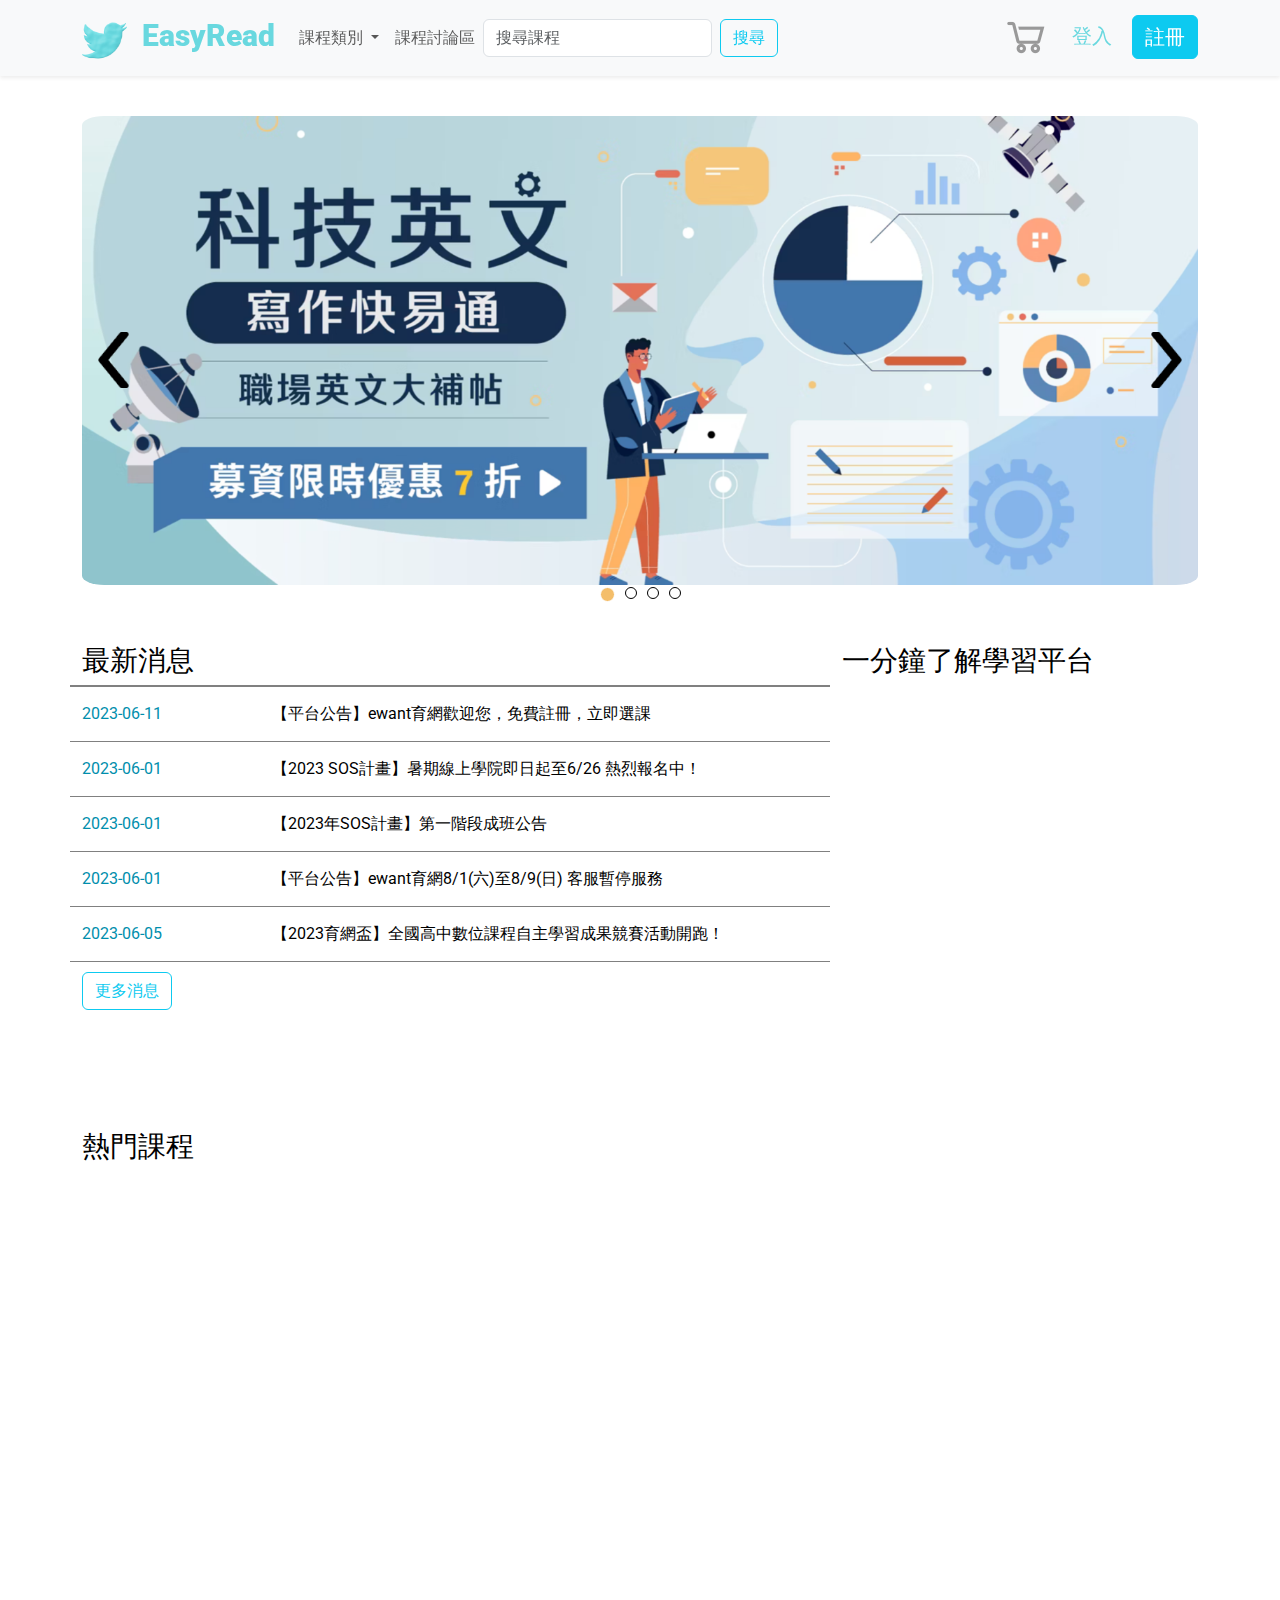
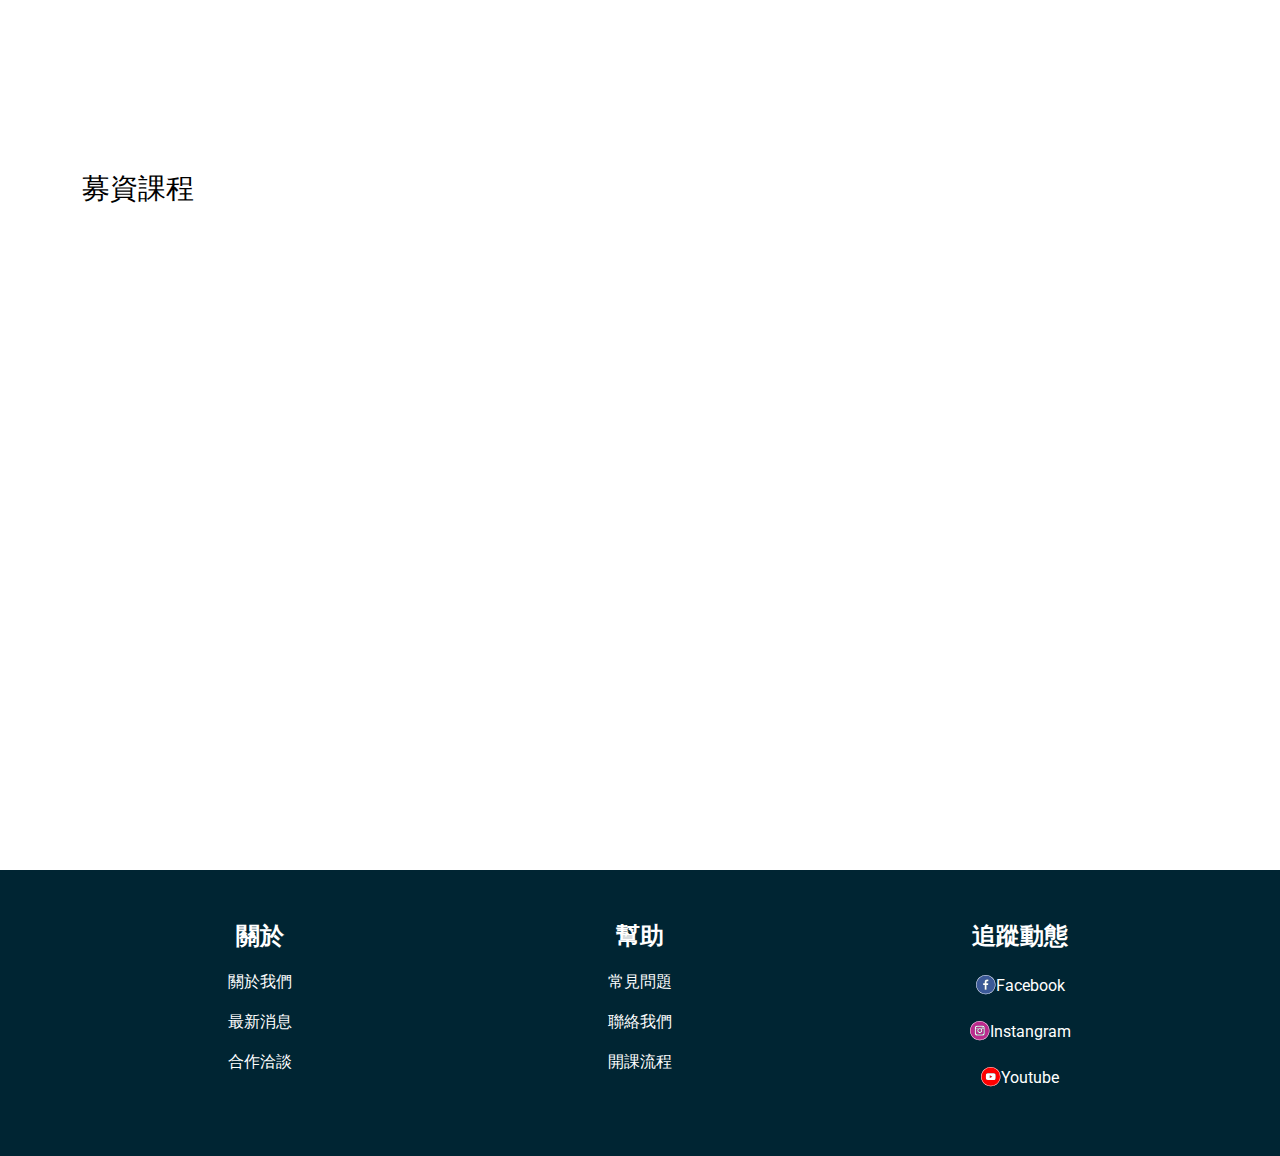
<file: index.html>
<!DOnewsYPE html>
<html lang="en">
    <head>
        <meta charset="UTF-8" />
        <meta http-equiv="X-UA-Compatible" content="IE=edge" />
        <meta name="viewport" content="width=device-width, initial-scale=1.0" />
        <title>好讀學習平台</title>
        <script src="js/jquery-3.3.1.min.js"></script>
        <link
            href="source/cdn.jsdelivr.net_npm_bootstrap@5.3.0_dist_css_bootstrap.min.css"
            rel="stylesheet"
        />
        <link rel="preconnenews" href="https://fonts.googleapis.com" />
        <link rel="preconnenews" href="https://fonts.gstatic.com" crossorigin />
        <link
            href="https://fonts.googleapis.com/css2?family=Roboto&display=swap"
            rel="stylesheet"
        />
        <link href="source/unpkg.com_aos@2.3.1_dist_aos.css" rel="stylesheet" />
        <script src="source/unpkg.com_aos@2.3.1_dist_aos.js"></script>
        <link rel="stylesheet" href="style/body.css" />
    </head>

    <body>
        <!-- nav start -->
        <div id="nav" class="nav"></div>
        <!-- nav stop -->

        <main>
            <!-- 輪播圖start -->
            <div class="carousel"></div>
            <!-- 輪播圖stop -->

            <!-- 最新消息start -->

            <div class="container">
                <div class="row">
                    <div class="col-12 col-sm-12 col-lg-8">
                        <div class="row news-1">
                            <h3 style="font-weight: 545">最新消息</h3>
                        </div>
                        <div class="row news">
                            <div class="col-3"><span>2023-06-11</span></div>
                            <div class="col-9">
                                <a href="./news_content/news_content01.php"
                                    >【平台公告】ewant育網歡迎您，免費註冊，立即選課</a
                                >
                            </div>
                        </div>
                        <div class="row news">
                            <div class="col-3"><span>2023-06-01</span></div>
                            <div class="col-9">
                                <a href="./news_content/news_content02.php"
                                    >【2023 SOS計畫】暑期線上學院即日起至6/26
                                    熱烈報名中！</a
                                >
                            </div>
                        </div>
                        <div class="row news">
                            <div class="col-3"><span>2023-06-01</span></div>
                            <div class="col-9">
                                <a href="./news_content/news_content03.php"
                                    >【2023年SOS計畫】第一階段成班公告</a
                                >
                            </div>
                        </div>
                        <div class="row news">
                            <div class="col-3"><span>2023-06-01</span></div>
                            <div class="col-9">
                                <a href="./news_content/news_content04.php"
                                    >【平台公告】ewant育網8/1(六)至8/9(日)
                                    客服暫停服務</a
                                >
                            </div>
                        </div>
                        <div class="row news">
                            <div class="col-3"><span>2023-06-05</span></div>
                            <div class="col-9">
                                <a href="./news_content/news_content05.php"
                                    >【2023育網盃】全國高中數位課程自主學習成果競賽活動開跑！</a
                                >
                            </div>
                        </div>
                        <div style="margin-top: 10px">
                            <a class="btn btn-outline-info" href="news.php"
                                >更多消息</a
                            >
                        </div>
                    </div>
                    <div class="col-12 col-sm-12 col-lg-4">
                        <h3 style="font-weight: 545">一分鐘了解學習平台</h3>
                        <iframe
                            id="news"
                            src="https://www.youtube.com/embed/IdsmCOzBZAg"
                            title="YouTube video player"
                            frameborder="0"
                            allow="accelerometer; autoplay; clipboard-write; encrypted-media; gyroscope; pinewsure-in-pinewsure; web-share"
                            allowfullscreen
                        ></iframe>
                    </div>
                </div>
            </div>
            <!-- 最新消息stop -->

            <br /><br /><br /><br /><br />

            <!-- 熱門start -->
            <div class="container">
                <div class="row">
                    <h3 style="font-weight: 545">熱門課程</h3>
                </div>
                <div class="row">
                    <div
                        class="col-lg-3 col-md-6 col-sm-6 my-2"
                        data-aos="fade-down-left"
                        data-aos-duration="1000"
                        data-aos-offset="800"
                    >
                        <div class="card">
                            <div class="pic">
                                <img
                                    src="images/d00.png"
                                    class="card-img-top w-100"
                                    alt="..."
                                />
                            </div>
                            <div class="card-body">
                                <h5 class="card-title">
                                    圖解思維X時事引導：實用日文輕鬆玩！
                                </h5>
                                <p class="card-text">
                                    【真正有價值的一門線上日語課】從圖表理解架構，再以貼近生活的時事例句引導，帶入實際溝通時實用的日文表達！
                                </p>
                                <p class="price">NT$1790</p>
                                <a class="btn btn-outline-info" id="add_cart"
                                    >加入購物車</a
                                >
                            </div>
                        </div>
                    </div>

                    <div
                        class="col-lg-3 col-md-6 col-sm-6 my-2"
                        data-aos="fade-down-right"
                        data-aos-duration="500"
                        data-aos-offset="800"
                    >
                        <div class="card">
                            <div class="pic">
                                <a href="Figma.php">
                                    <img
                                        src="images/d01.png"
                                        class="card-img-top"
                                        alt="無法顯示"
                                    />
                                </a>
                            </div>
                            <div class="card-body">
                                <h5 class="card-title">
                                    <a href="Figma.php">
                                        產品設計實戰：用Figma打造絕佳UI/UX
                                    </a>
                                </h5>
                                <p class="card-text">
                                    【產品設計師必學】學習 Figma 做出體驗絕佳的
                                    UI/UX，成為軟硬實力兼具的產品設計師。
                                </p>
                                <br />
                                <p class="price">NT$2190</p>

                                <a href="#" class="btn btn-outline-info"
                                    >加入購物車</a
                                >
                            </div>
                        </div>
                    </div>

                    <div
                        class="col-lg-3 col-md-6 col-sm-6 my-2"
                        data-aos="fade-down-left"
                        data-aos-duration="500"
                        data-aos-offset="800"
                    >
                        <div class="card">
                            <div class="pic">
                                <img
                                    src="images/d02.png"
                                    class="card-img-top"
                                    alt="..."
                                />
                            </div>
                            <div class="card-body">
                                <h5 class="card-title">
                                    掌握英文8原則-自學英文的最短路徑
                                </h5>
                                <p class="card-text">
                                    【英文輕鬆學】用語言學的觀念，教你用核心詞彙搭配不同字詞構成許多單字，精準掌握母語人士使用英文的邏輯。
                                </p>
                                <p class="price">NT$790</p>

                                <a href="#" class="btn btn-outline-info"
                                    >加入購物車</a
                                >
                            </div>
                        </div>
                    </div>

                    <div
                        class="col-lg-3 col-md-6 col-sm-6 my-2"
                        data-aos="fade-down-right"
                        data-aos-duration="500"
                        data-aos-offset="800"
                    >
                        <div class="card">
                            <div class="pic">
                                <img
                                    src="images/d03.png"
                                    class="card-img-top"
                                    alt="..."
                                />
                            </div>
                            <div class="card-body">
                                <h5 class="card-title">
                                    小資族理財的第一堂入門課-李伯秘笈
                                </h5>
                                <p class="card-text">
                                    【新手理財】讓李柏鋒帶你理解投資工具與如何用有限資金，透過投資、保險等方式，累積財富！
                                </p>
                                <br />
                                <p class="price">NT$1540</p>

                                <a href="#" class="btn btn-outline-info"
                                    >加入購物車</a
                                >
                            </div>
                        </div>
                    </div>
                </div>
            </div>
            <!-- 熱門stop -->
            <br /><br /><br /><br /><br />
            <!-- 募資start -->
            <div class="container">
                <div class="row">
                    <h3 style="font-weight: 545">募資課程</h3>
                </div>
                <div class="row">
                    <div
                        class="col-lg-3 col-md-6 col-sm-6 my-2"
                        data-aos="flip-right"
                        data-aos-duration="500"
                        data-aos-offset="800"
                    >
                        <div class="card">
                            <div class="pic">
                                <img
                                    src="images/d04.png"
                                    class="card-img-top"
                                    alt="..."
                                />
                            </div>
                            <div class="card-body">
                                <h5 class="card-title">
                                    品牌經理養成班：外商行銷前輩帶你入行
                                </h5>
                                <p class="card-text">
                                    【限時優惠 59
                                    折】透過實戰課題演練、迅速獲取品牌經理的行銷要領，建立品牌行銷核心能力！
                                </p>
                                <p class="text-info">募資倒數20天</p>
                                <div class="progress">
                                    <div
                                        class="progress-bar w-75 bg-info"
                                        role="progressbar"
                                        aria-valuenow="75"
                                        aria-valuemin="0"
                                        aria-valuemax="100"
                                    >
                                        75%
                                    </div>
                                </div>
                                <br />
                                <p class="price">NT$1790</p>

                                <a href="#" class="btn btn-outline-info"
                                    >加入購物車</a
                                >
                            </div>
                        </div>
                    </div>

                    <div
                        class="col-lg-3 col-md-6 col-sm-6 my-2"
                        data-aos="flip-left"
                        data-aos-duration="500"
                        data-aos-offset="800"
                    >
                        <div class="card">
                            <div class="pic">
                                <img
                                    src="images/d05.png"
                                    class="card-img-top"
                                    alt="..."
                                />
                            </div>
                            <div class="card-body">
                                <h5 class="card-title">
                                    產品思維：Spotify 產品經理帶你快速入門
                                </h5>
                                <p class="card-text">
                                    學會矽谷各大科技公司使用的產品思維，了解一個產品是如何從
                                    0 誕生，並延伸應用在工作及生活中。
                                </p>
                                <p class="text-info">募資倒數2天</p>
                                <div class="progress">
                                    <div
                                        class="progress-bar w-50 bg-info"
                                        role="progressbar"
                                        aria-valuenow="75"
                                        aria-valuemin="0"
                                        aria-valuemax="100"
                                    >
                                        50%
                                    </div>
                                </div>
                                <br />
                                <p class="price">NT$690</p>

                                <a href="#" class="btn btn-outline-info"
                                    >加入購物車</a
                                >
                            </div>
                        </div>
                    </div>

                    <div
                        class="col-lg-3 col-md-6 col-sm-6 my-2"
                        data-aos="flip-right"
                        data-aos-duration="500"
                        data-aos-offset="800"
                    >
                        <div class="card">
                            <div class="pic">
                                <img
                                    src="images/d06.png"
                                    class="card-img-top"
                                    alt="..."
                                />
                            </div>
                            <div class="card-body">
                                <h5 class="card-title">
                                    如何成為資料分析師：從問題解決到行動方案
                                </h5>
                                <p class="card-text">
                                    【轉職資料分析師】跟著資深資料分析師，透過資料分析的思維，帶你走過實際解決問題的框架。
                                </p>
                                <p class="text-info">募資倒數15天</p>
                                <div class="progress">
                                    <div
                                        class="progress-bar w-25 bg-info"
                                        role="progressbar"
                                        aria-valuenow="75"
                                        aria-valuemin="0"
                                        aria-valuemax="100"
                                    >
                                        25%
                                    </div>
                                </div>
                                <br />
                                <p class="price">NT$590</p>

                                <a href="#" class="btn btn-outline-info"
                                    >加入購物車</a
                                >
                            </div>
                        </div>
                    </div>

                    <div
                        class="col-lg-3 col-md-6 col-sm-6 my-2"
                        data-aos="flip-left"
                        data-aos-duration="500"
                        data-aos-offset="800"
                    >
                        <div class="card">
                            <div class="pic">
                                <img
                                    src="images/d07.png"
                                    class="card-img-top"
                                    alt="..."
                                />
                            </div>
                            <div class="card-body">
                                <h5 class="card-title">
                                    影片製作入門10堂課 - 攝影、剪輯、腳本
                                </h5>
                                <p class="card-text">
                                    【影片入門】帶你快速入門攝影、剪輯、燈光、腳本、行銷，讓你能夠一個人完成基礎的影片製作。
                                </p>
                                <p class="text-info">募資倒數10天</p>
                                <div class="progress">
                                    <div
                                        class="progress-bar w-100 bg-info"
                                        role="progressbar"
                                        aria-valuenow="75"
                                        aria-valuemin="0"
                                        aria-valuemax="100"
                                    >
                                        100%
                                    </div>
                                </div>
                                <br />
                                <p class="price">NT$1190</p>

                                <a href="#" class="btn btn-outline-info"
                                    >加入購物車</a
                                >
                            </div>
                        </div>
                    </div>
                </div>
            </div>
            <!-- 募資stop -->
            <br /><br /><br /><br /><br />
        </main>
        <!-- footer start -->
        <footer id="footer"></footer>
        <!-- footer stop -->
        <!-- 匯入區start -->
        <script src="source/cdn.jsdelivr.net_npm_bootstrap@5.3.0_dist_js_bootstrap.bundle.min.js"></script>
        <script src="js/nav.js"></script>
        <script src="js/Carousel.js"></script>
        <script src="js/ex-footer.js"></script>
        <script>
            AOS.init({
                once: true,
            });
        </script>
        <!-- 匯入區stop -->
    </body>
</html>
</file>
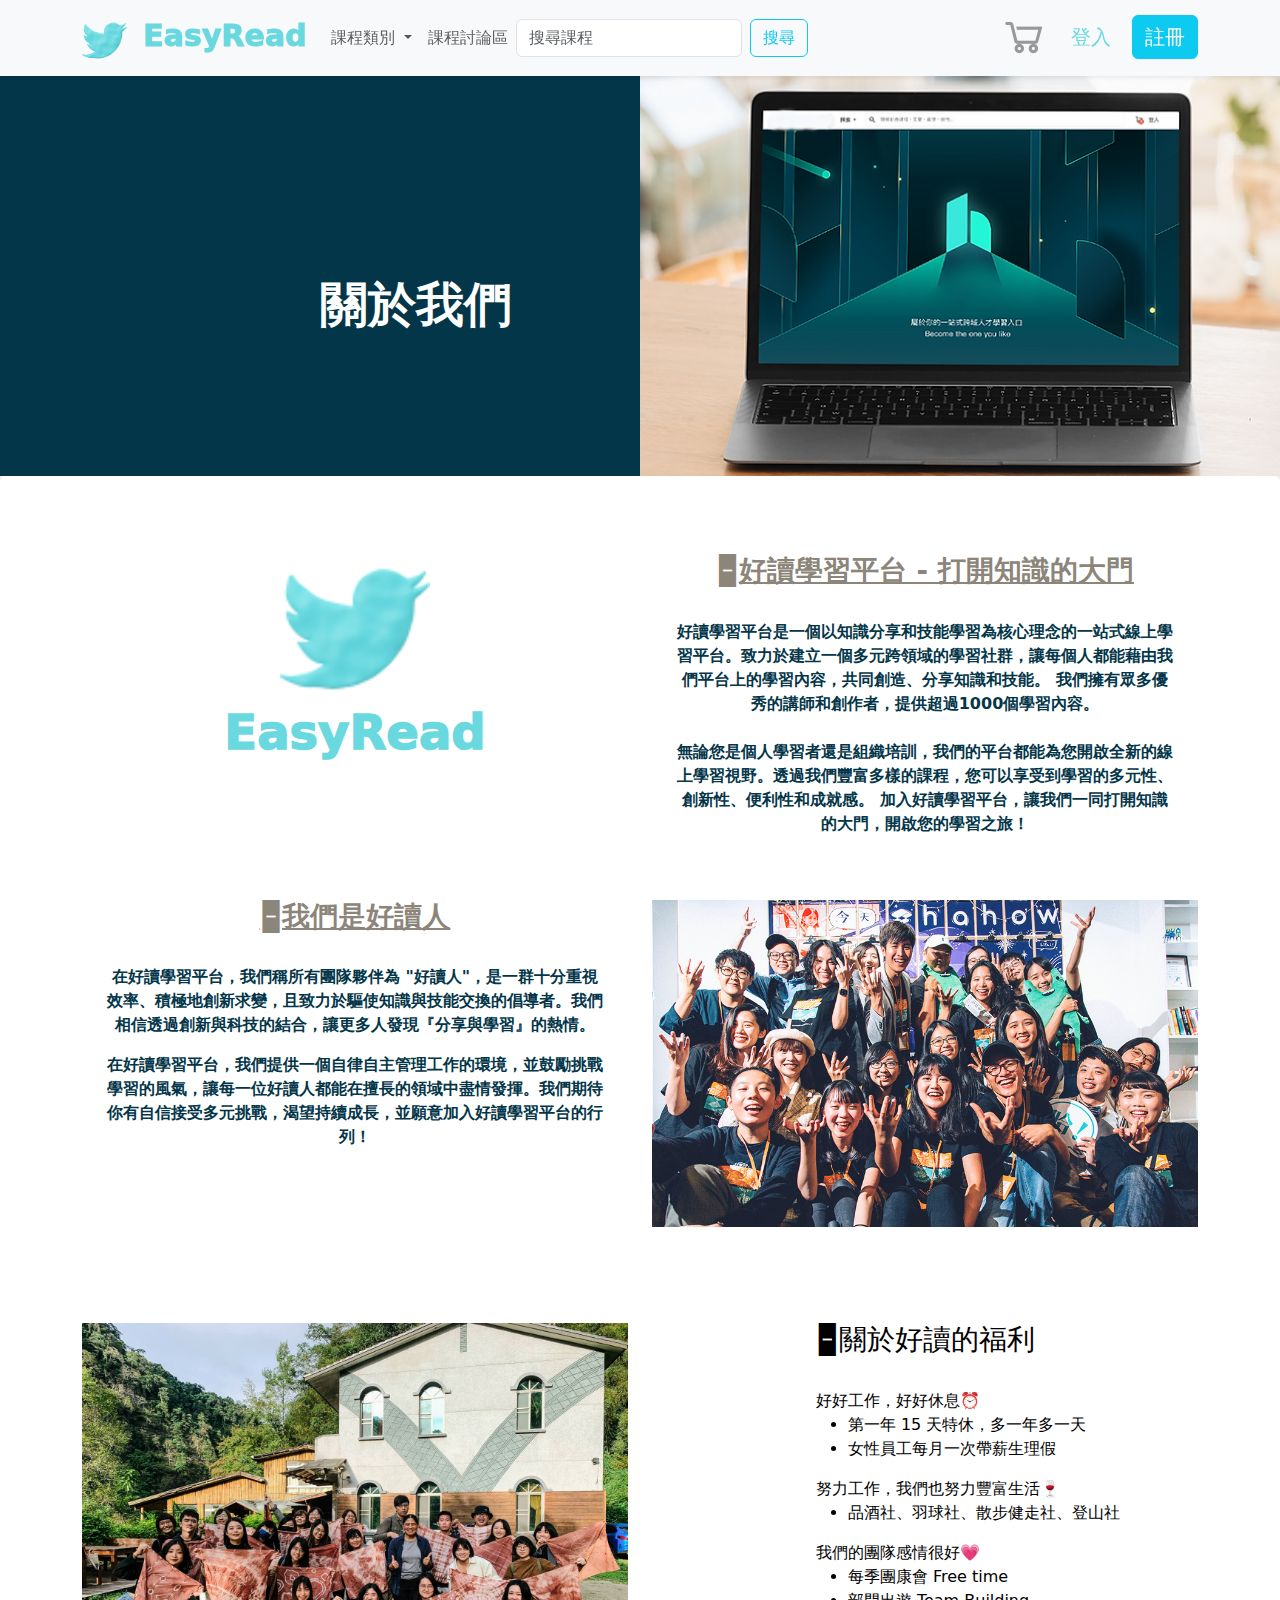
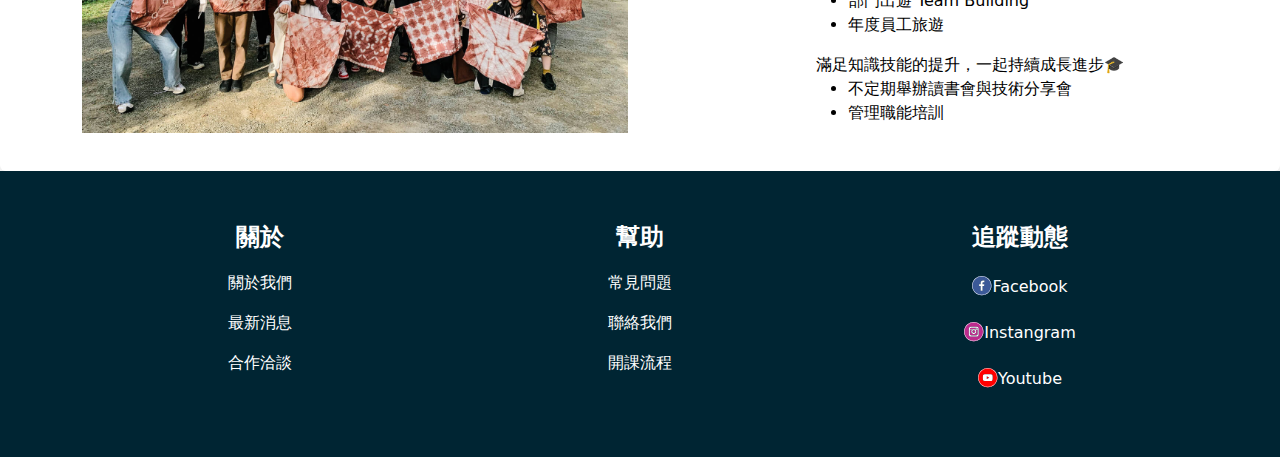
<file: about.html>
<!DOCTYPE html>
<html lang="en">
    <head>
        <meta charset="UTF-8" />
        <meta http-equiv="X-UA-Compatible" content="IE=edge" />
        <meta name="viewport" content="width=device-width, initial-scale=1.0" />
        <title>關於我們</title>
        <!-- 匯入區start -->
        <link rel="stylesheet" href="style/body.css" />
        <script src="js/jquery-3.3.1.min.js"></script>
        <script src="js/Carousel.js"></script>
        <link
            href="source/cdn.jsdelivr.net_npm_bootstrap@5.3.0_dist_css_bootstrap.min.css"
            rel="stylesheet"
        />
        <link rel="preconnect" href="https://fonts.googleapis.com" />
        <link rel="preconnect" href="https://fonts.gstatic.com" crossorigin />
        <link
            href="https://fonts.googleapis.com/css2?family=Roboto&display=swap"
            rel="stylesheet"
        />
        <link href="source/unpkg.com_aos@2.3.1_dist_aos.css" rel="stylesheet" />
        <script src="source/unpkg.com_aos@2.3.1_dist_aos.js"></script>
        <!-- 匯入區stop -->
        <style>
            * {
                box-sizing: border-box;
            }
            body {
                line-height: 1.5;
                background-color: #f1f1f1;
                text-align: center;
            }
            /* 內容 start */
            .container_about {
                background-color: #fff;
                border-radius: 6px;
                padding: 30px;
                margin: 0 auto;
            }
            /* 內容 stop */
            /* 好讀品牌介紹 start */

            /* 好讀品牌介紹 stop*/
            .title {
                font-weight: bold;
                color: #555555;
                font-size: 3rem;
            }
            /* easyread start*/
            .easyread h1 {
                font-size: 3rem;
                font-weight: 1000;
                color: #69d8df;
                display: block;
            }
            .easyread {
                margin: 0 auto;
            }
            .easyread img {
                width: 150px;
                height: 150px;
            }
            /* easyread stop*/
            /* word-wrap star */
            .word-wrap {
                margin: 0 auto;
                width: 500px;
                word-wrap: break-word;
                box-sizing: border-box;
            }
            .word-wrap h3 {
                font-weight: bold;
                text-decoration: underline;
                color: #8b857a;
            }
            .word-wrap p {
                color: #033649;
                font-weight: 700;
            }
            /* word-wrap stop */
            /* 福利 start */
            .hahow {
                text-align: left;
            }

            .hahow img {
                width: 100%;
            }
            .hahow-kjNmNo {
                width: 500px;
                margin: 0 auto;
            }
            .word-left {
                margin-left: 30%;
                width: 500px;
                word-wrap: break-word;
                box-sizing: border-box;
            }
            /* 福利 stop */
            /* 關於我們 start */
            @media (max-width: 575px), (min-width: 576px) {
                .bg {
                    display: initial;
                }
                .bg-us {
                    width: 100%;
                    background-color: #033649;
                    height: 400px;
                    position: relative;
                }
                .bg-img img {
                    width: 0%;
                }
                .bg-us h3 {
                    position: absolute;
                    top: 45%;
                    left: 40%;
                    font-size: 3rem;
                    font-weight: 600;
                    color: white;
                }
            }
            @media (min-width: 1200px) {
                .bg {
                    display: flex;
                }
                .bg-us {
                    width: 50%;
                    background-color: #033649;
                    position: relative;
                }
                .bg-us h3 {
                    position: absolute;
                    top: 50%;
                    right: 10%;
                    font-size: 3rem;
                    font-weight: 600;
                    color: white;
                }
                .bg-img {
                    width: 50%;
                }
                .bg-img img {
                    width: 100%;
                    height: 100%;
                    object-fit: cover;
                }
            }

            /* 關於我們 stop */
        </style>
    </head>

    <body>
        <!-- nav start -->
        <div id="nav">
            <h1>好讀學習平台</h1>
        </div>
        <!-- nav stop -->

        <!-- 主體start -->
        <!-- 關於我們 start -->
        <div class="bg">
            <div class="bg-us"><h3>關於我們</h3></div>
            <div class="bg-img"><img src="images/about.PNG" /></div>
        </div>
        <!-- 關於我們 stop-->
        <!-- 內容 start -->
        <div class="container_about">
            <div class="container">
                <br /><br />
                <div class="row">
                    <div class="col-12 col-xl-6">
                        <div class="easyread">
                            <img src="./images/logo.png" class="logo_img" />
                            <h1>EasyRead</h1>
                        </div>
                    </div>

                    <d iv class="col-12 col-xl-6">
                        <div class="word-wrap">
                            <h3>🁢好讀學習平台 - 打開知識的大門</h3>
                            <br />
                            <p>
                                好讀學習平台是一個以知識分享和技能學習為核心理念的一站式線上學習平台。致力於建立一個多元跨領域的學習社群，讓每個人都能藉由我們平台上的學習內容，共同創造、分享知識和技能。
                                我們擁有眾多優秀的講師和創作者，提供超過1000個學習內容。<br /><br />無論您是個人學習者還是組織培訓，我們的平台都能為您開啟全新的線上學習視野。透過我們豐富多樣的課程，您可以享受到學習的多元性、創新性、便利性和成就感。
                                加入好讀學習平台，讓我們一同打開知識的大門，開啟您的學習之旅！
                            </p>
                        </div>
                    </d>
                </div>
            </div>
            <br /><br />
            <div class="container">
                <div class="row">
                    <div class="col-12 col-xl-6">
                        <div class="word-wrap">
                            <h3>🁢我們是好讀人</h3>
                            <br />
                            <p>
                                在好讀學習平台，我們稱所有團隊夥伴為
                                "好讀人"，是一群十分重視效率、積極地創新求變，且致力於驅使知識與技能交換的倡導者。我們相信透過創新與科技的結合，讓更多人發現『分享與學習』的熱情。
                            </p>
                            <p>
                                在好讀學習平台，我們提供一個自律自主管理工作的環境，並鼓勵挑戰學習的風氣，讓每一位好讀人都能在擅長的領域中盡情發揮。我們期待你有自信接受多元挑戰，渴望持續成長，並願意加入好讀學習平台的行列！
                            </p>
                        </div>
                    </div>
                    <div class="col-12 col-xl-6">
                        <img
                            src="./images/about.jpg"
                            alt="無法顯示"
                            style="width: 100%"
                        />
                    </div>
                </div>
                <br /><br />
                <br /><br />
                <div class="row hahow">
                    <div class="col-12 col-xl-6 order-xl-1 order-5">
                        <img src="./images/about1.jpg" alt="" />
                    </div>
                    <div class="col-12 col-xl-6 order-xl-5 order-1">
                        <div class="word-left">
                            <h3>🁢關於好讀的福利</h3>
                            <br />
                            <div>好好工作，好好休息⏰</div>
                            <ul>
                                <li>第一年 15 天特休，多一年多一天</li>
                                <li>女性員工每月一次帶薪生理假</li>
                            </ul>
                            <div>努力工作，我們也努力豐富生活🍷</div>
                            <ul>
                                <li>品酒社、羽球社、散步健走社、登山社</li>
                            </ul>
                            <div>我們的團隊感情很好💗</div>
                            <ul>
                                <li>每季團康會 Free time</li>
                                <li>部門出遊 Team Building</li>
                                <li>年度員工旅遊</li>
                            </ul>
                            <div>滿足知識技能的提升，一起持續成長進步🎓</div>
                            <ul>
                                <li>不定期舉辦讀書會與技術分享會</li>
                                <li>管理職能培訓</li>
                            </ul>
                        </div>
                    </div>
                </div>
            </div>
        </div>
        <!-- 內容 start -->

        <!-- 主體stop -->

        <!-- footer start -->
        <footer id="footer">
            <p class="text">版權所有 &copy; 2023 好讀學習平台</p>
        </footer>
        <!-- footer stop -->

        <!-- 匯入start -->
        <script src="js/ex-footer.js"></script>
        <script src="js/nav.js"></script>
        <script src="source/cdn.jsdelivr.net_npm_bootstrap@5.3.0_dist_js_bootstrap.bundle.min.js"></script>

        <script>
            AOS.init();
        </script>
        <!-- 匯入stop -->
    </body>
</html>
</file>
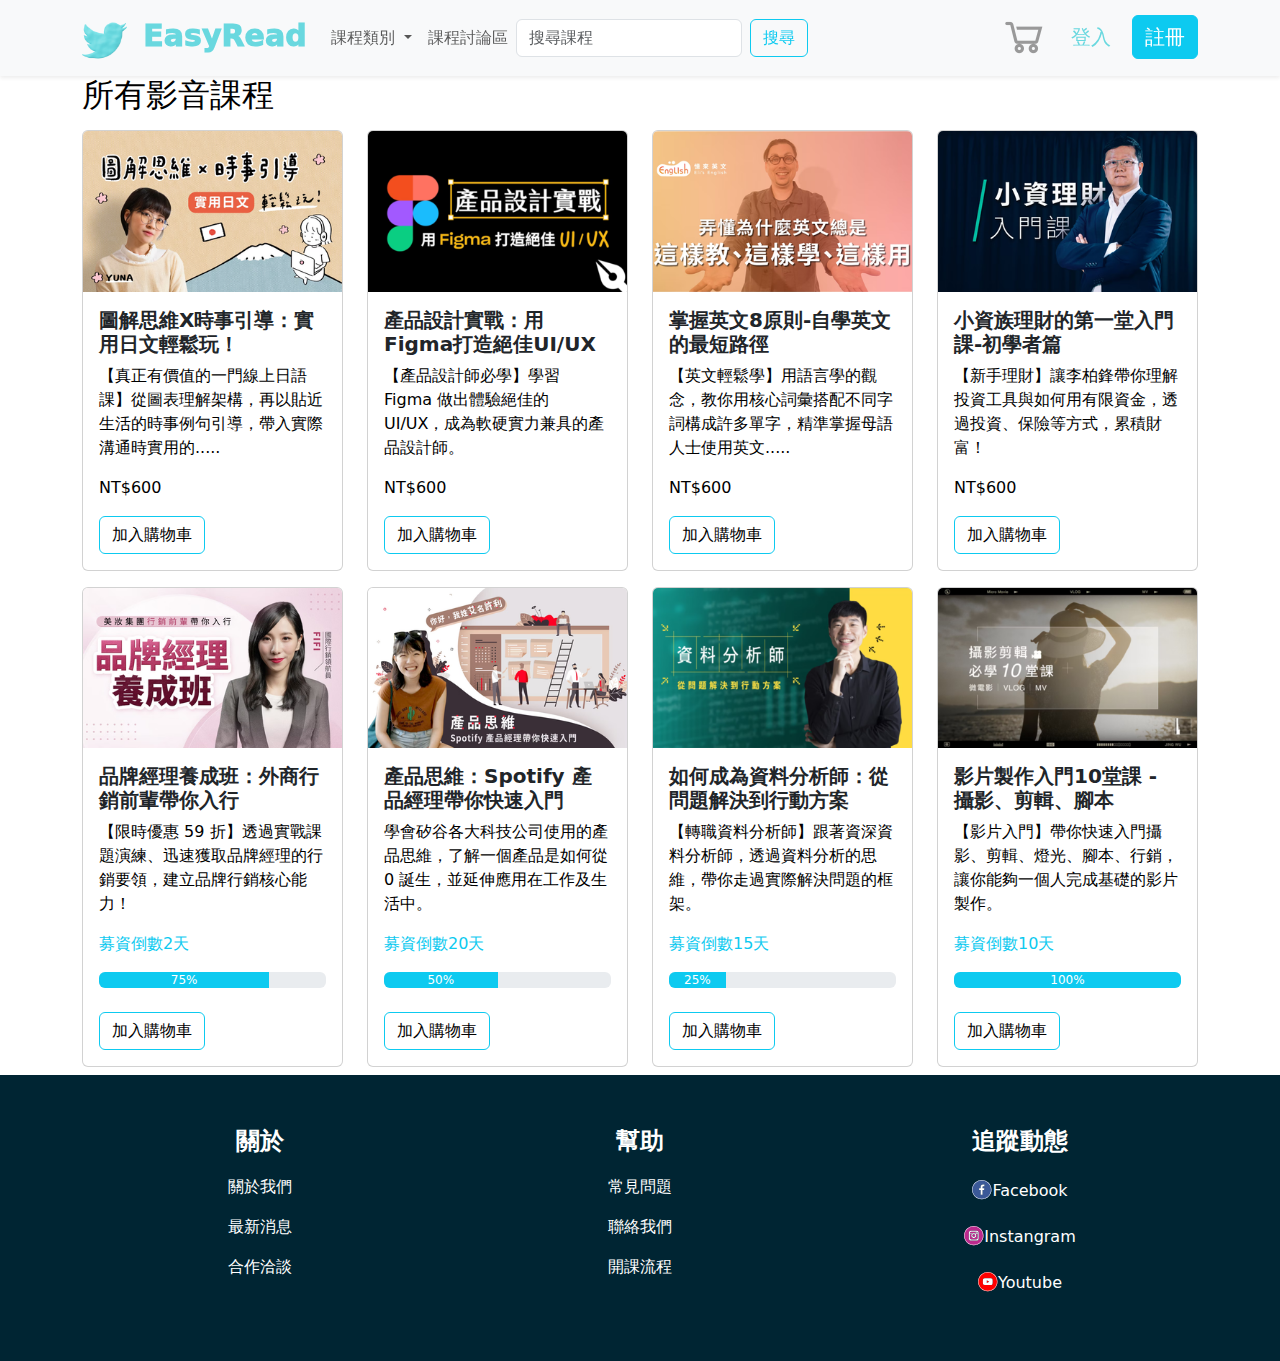
<file: design.html>
<!DOCTYPE html>
<html lang="en">

<head>
    <meta charset="UTF-8" />
    <meta http-equiv="X-UA-Compatible" content="IE=edge" />
    <meta name="viewport" content="width=device-width, initial-scale=1.0" />
    <title>Design</title>
    <!-- 匯入區start -->
    <link rel="stylesheet" href="style/body.css">
    <script src="js/jquery-3.3.1.min.js"></script>
    <script src="js/Carousel.js"></script>
    <link href="source/cdn.jsdelivr.net_npm_bootstrap@5.3.0_dist_css_bootstrap.min.css" rel="stylesheet">
    <link rel="preconnect" href="https://fonts.googleapis.com">
    <link rel="preconnect" href="https://fonts.gstatic.com" crossorigin>
    <link href="https://fonts.googleapis.com/css2?family=Roboto&display=swap" rel="stylesheet">
    <link href="source/unpkg.com_aos@2.3.1_dist_aos.css" rel="stylesheet">
    <script src="source/unpkg.com_aos@2.3.1_dist_aos.js"></script>
    <!-- 匯入區stop -->


</head>
<!-- nav start -->
<div id="nav" style="width: 100%;">
</div>
<!-- nav stop -->

<!-- 主體start -->
<div class="container">
    <div class="row">
        <h2>所有影音課程</h2>
    </div>
    <div id="cont" class="row">
    </div>
</div>
<div class="container">
    <div id="cont2" class="row"></div>
</div>
<!-- 主體stop -->

<!-- footer start -->
<footer id="footer">
</footer>
<!-- footer stop -->



<!-- 匯入start -->
<script src="js/ex-footer.js"></script>
<script src="js/nav.js"></script>
<script src="js/main.js"></script>
<script src="source/cdn.jsdelivr.net_npm_bootstrap@5.3.0_dist_js_bootstrap.bundle.min.js"></script>

<script>
    AOS.init();
</script>
<!-- 匯入stop -->
</body>

</html>
</file>
<file: style/body.css>
* {
    box-sizing: border-box;
    margin: 0;
    padding: 0;
    color: black;
}
/* test start */
.test{
    padding: 10px;
    border: 1px solid #000;
}
/* test end */
body {
    font-family: "Roboto", sans-serif;
}

main {
    margin-top: 40px;
}
/* carousel start */
.carousel {
    margin-bottom: 40px;
}
.carousel_wrap {
    position: relative;
    margin: 0 auto;
}
.carousel_img img {
    width: 100%;
    border-radius: 2%;
}
#btnPrev {
    position: absolute;
    top: 50%;
    transform: translateY(-50%);
}
#btnNext {
    position: absolute;
    top: 50%;
    right: 0;
    transform: translateY(-50%);
}
#select {
    justify-content: center;
    display: flex;
}
.click {
    border-radius: 10px;
    border: 1px solid #000;
    width: 12px;
    height: 12px;
    margin: 2px 5px;
}
.show_click {
    border-radius: 10px;
    border: 1px solid #fff;
    width: 15px;
    height: 15px;
    margin: 2px 5px;
    background-color: #f4be6a;
}
/* carousel end */
/* news start */
/* // Small devices (landscape phones, 576px and up) */
@media (max-width: 575px) {
    #news {
        width: 100%;
        height: 60vw;
    }
}

@media (min-width: 576px) {
    #news {
        width: 100%;
        height: 50vw;
    }
}

/* // Medium devices (tablets, 768px and up) */
@media (min-width: 768px) {
    #news {
        width: 100%;
        height: 50vw;
    }
}

/* // Large devices (desktops, 992px and up) */
@media (min-width: 992px) {
    #news {
        width: 100%;
        height: 25vw;
    }
}

/* // X-Large devices (large desktops, 1200px and up) */
@media (min-width: 1200px) {
    #news {
        width: 100%;
        height: 20vw;
    }
}

/* XX-Large devices (larger desktops, 1400px and up) */
@media (min-width: 1400px) {
    #news {
        width: 100%;
        height: 15vw;
    }
}

.news {
    border-bottom: 1px solid gray;
    padding-top: 15px;
    padding-bottom: 15px;
}

.news a {
    text-decoration: none;
    color: black;
}

.news-1 {
    border-bottom: 2px solid gray;
}

.news span {
    color: #008eac;
}
/* news End */
/* footer */
.footer {
    background-color: #002533;
}

.footer p {
    text-align: center;
    color: white;
}

.footer a {
    text-decoration: none;
    color: white;
    /* color: #f4be6a; */
}
.f_title {
    font-weight: 600;
    color: #0dcaf0;
    font-size: 1.5rem;
}
.icon span {
    /* src: url("../source/Icons\ Social\ Media\ 6.ttf"); */
    font-family: "Icons Social Media";
    font-size: 20px;
}
@font-face {
    font-family: "Icons Social Media";
    src: url("../source/Icons\ Social\ Media\ 6.ttf");
}
/* nav start*/
.navbar-brand-self {
    font-size: var(--bs-navbar-brand-font-size);
    color: var(--bs-navbar-brand-color);
    text-decoration: none;
    white-space: nowrap;
}
.nav {
    width: 100%;
}

/* nav end */
/* 熱門 start*/
.card-title {
    font-weight: 600;
    font-size: 20px;
}
.card-body a {
    text-decoration: none;
    color: rgb(0, 0, 0);
}

.card-body a:hover {
    text-decoration: none;
    color: #0666dd;
}
/* 熱門 end*/
</file>
